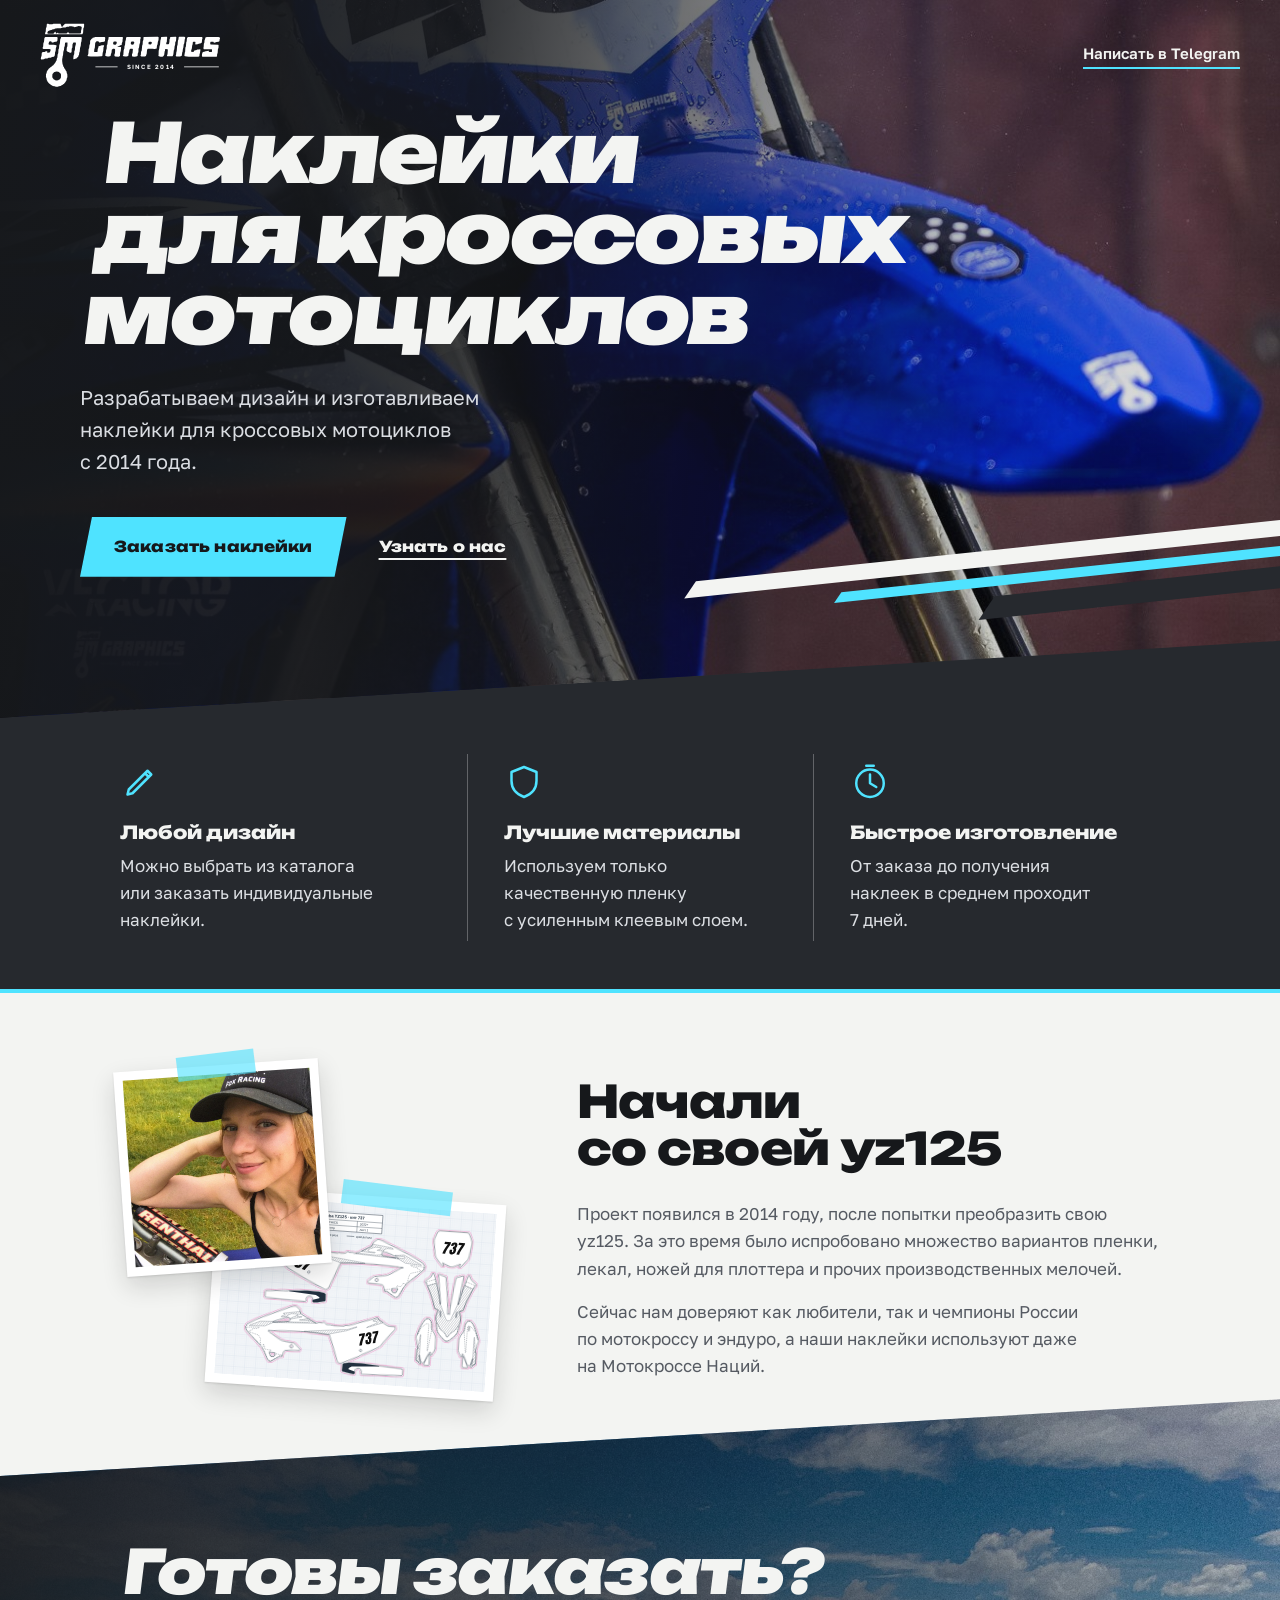
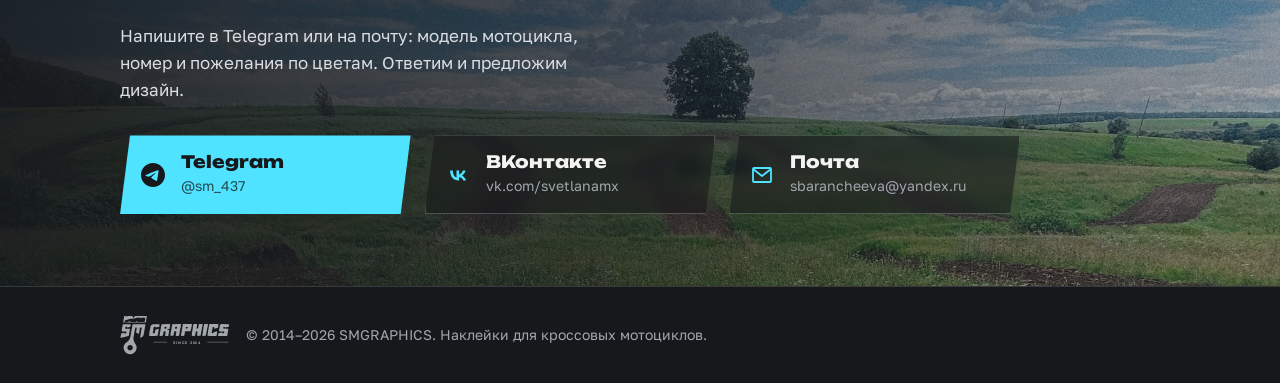
<file: index.html>
<!DOCTYPE html>
<html lang="ru">
<head>
    <meta charset="UTF-8">
    <meta name="viewport" content="width=device-width, initial-scale=1.0, viewport-fit=cover">
    <meta name="google-site-verification" content="A4327wPJ7ZmmYLKpmU4n7rLONOr8wx9N6LQzoZRU234" />
    <title>SMGRAPHICS — наклейки для кроссовых мотоциклов</title>
    <meta name="description" content="Дизайн и изготовление наклеек для кроссовых мотоциклов с 2014 года. Каталог и индивидуальные графические киты.">
    <link rel="preconnect" href="https://fonts.googleapis.com">
    <link rel="preconnect" href="https://fonts.gstatic.com" crossorigin>
    <link href="https://fonts.googleapis.com/css2?family=Unbounded:wght@500;800;900&family=Golos+Text:wght@400;500;600&display=swap" rel="stylesheet">
    <link rel="stylesheet" href="css/style.css">
</head>
<body>

    <!-- Логотип SMGRAPHICS (вектор), используется в шапке и подвале -->
    <svg width="0" height="0" style="position:absolute" aria-hidden="true">
        <symbol id="sm-logo" viewBox="20 40 720 262">
            <path fill="currentColor" fill-rule="evenodd" d="M277.8 100.2 L276.0 99.8 L239.0 100.0 L235.0 101.8 L229.2 103.0 L227.8 105.0 L226.0 105.5 L224.8 107.5 L222.2 109.5 L221.8 111.5 L220.0 112.8 L219.0 115.8 L218.8 125.8 L216.0 132.8 L215.0 143.8 L213.5 146.2 L212.8 149.2 L211.8 167.0 L209.0 172.8 L209.5 175.2 L212.0 176.0 L221.8 176.8 L248.0 176.8 L263.8 175.8 L267.5 174.5 L268.8 163.5 L271.2 154.5 L272.2 139.8 L274.5 135.2 L274.2 132.5 L271.0 132.0 L265.2 132.2 L257.2 135.2 L252.8 136.0 L252.0 137.5 L251.5 142.0 L249.2 146.8 L248.2 157.8 L246.8 159.0 L244.5 159.5 L236.0 159.0 L235.0 157.8 L235.5 149.2 L237.8 141.5 L239.2 123.2 L240.5 121.8 L241.5 119.0 L243.2 117.5 L245.8 116.8 L250.8 116.5 L254.5 119.0 L255.2 121.2 L257.5 121.8 L265.5 119.0 L275.0 118.0 L277.0 116.5 L278.0 114.5 L278.5 106.5 L279.5 103.2Z M184.8 100.2 L181.5 99.8 L104.5 100.0 L103.5 100.8 L102.5 104.8 L100.2 109.5 L99.0 124.8 L96.2 132.8 L95.5 144.0 L93.2 149.5 L92.5 163.5 L90.0 169.2 L89.0 180.5 L86.8 186.0 L85.5 193.8 L83.2 195.2 L82.8 198.8 L79.8 202.2 L79.5 204.0 L76.8 206.0 L75.5 208.8 L73.5 209.5 L73.0 211.5 L70.2 212.5 L68.8 215.0 L67.0 215.2 L65.2 218.0 L61.5 219.5 L59.8 221.8 L57.8 222.5 L55.5 225.2 L53.8 226.0 L53.0 228.2 L50.0 231.2 L49.0 234.5 L47.2 236.2 L46.0 243.2 L44.0 246.2 L43.5 257.5 L46.2 265.5 L47.0 270.8 L48.8 272.8 L50.2 277.2 L52.5 278.8 L53.2 281.0 L55.5 282.8 L56.0 284.2 L58.0 285.2 L59.8 287.5 L62.0 288.2 L63.8 290.5 L68.2 291.8 L70.5 293.8 L77.8 294.8 L80.5 296.2 L83.0 296.8 L90.5 296.8 L95.2 294.8 L102.0 293.8 L103.8 292.0 L109.0 290.5 L110.8 288.2 L115.5 284.8 L122.0 277.2 L122.5 275.0 L125.5 270.8 L126.0 265.5 L128.2 260.5 L128.8 256.8 L128.2 246.0 L126.5 243.5 L125.0 235.8 L122.5 233.8 L121.2 229.8 L119.2 228.0 L118.5 225.2 L116.2 224.0 L114.8 219.0 L112.5 217.0 L111.8 212.2 L109.5 206.8 L108.0 195.0 L108.2 186.5 L109.2 183.2 L110.0 176.0 L111.5 172.0 L112.5 159.2 L115.5 148.8 L116.2 140.0 L118.5 134.8 L119.2 125.5 L120.0 122.8 L122.0 121.8 L128.2 121.8 L129.2 122.8 L128.8 135.2 L128.2 137.8 L127.0 139.5 L126.0 146.0 L125.8 154.0 L126.2 155.2 L128.0 156.2 L129.2 158.2 L133.5 159.0 L136.2 161.2 L140.2 162.5 L143.5 162.0 L145.5 158.0 L146.0 145.8 L148.5 141.0 L149.0 129.2 L152.0 122.5 L153.2 121.8 L161.0 121.8 L162.2 122.8 L162.5 127.5 L159.2 139.2 L158.5 151.2 L156.2 156.5 L156.0 165.0 L155.5 168.0 L153.2 173.8 L152.2 185.8 L152.5 187.5 L153.5 188.2 L158.0 187.2 L159.2 185.5 L164.8 184.5 L166.5 182.2 L168.0 181.8 L169.2 179.2 L171.8 177.5 L172.8 173.2 L174.8 171.0 L175.8 162.0 L177.8 156.8 L179.0 143.2 L181.8 134.5 L182.8 122.2 L184.8 116.2 L185.5 106.8 L186.5 103.8ZM77.5 238.2 L86.0 236.8 L92.0 237.5 L95.2 238.5 L96.5 240.2 L98.5 241.0 L99.8 242.2 L100.8 244.5 L102.8 245.8 L103.5 252.8 L102.8 261.8 L102.0 263.2 L99.8 265.0 L98.2 267.8 L96.2 268.2 L92.0 271.5 L86.5 272.0 L80.2 271.2 L77.8 269.0 L73.8 267.5 L72.8 265.2 L69.5 261.2 L68.8 257.0 L69.2 248.2 L70.2 245.8 L72.0 244.5 L72.8 242.0 L73.8 241.0 L75.2 240.8 L75.8 239.5Z M88.8 100.2 L87.2 99.8 L41.0 99.8 L37.5 103.2 L36.0 117.5 L33.2 125.8 L32.5 137.5 L30.5 142.2 L30.8 145.0 L33.5 146.8 L37.5 147.5 L57.8 147.5 L61.8 149.0 L62.5 149.8 L62.5 151.5 L60.5 155.8 L60.2 158.0 L58.0 161.5 L50.0 162.2 L48.5 160.8 L48.8 156.5 L48.0 155.8 L43.2 156.0 L38.5 158.8 L30.5 159.2 L29.0 161.5 L27.5 162.0 L27.0 162.8 L26.2 173.8 L24.2 179.5 L23.2 185.0 L23.8 188.2 L25.8 188.8 L35.8 187.5 L40.0 185.0 L48.2 184.8 L51.2 184.0 L54.2 182.0 L61.8 181.5 L64.5 180.8 L67.2 179.0 L75.0 178.0 L77.8 175.0 L79.0 170.8 L80.0 159.2 L81.0 157.8 L82.5 151.8 L83.0 143.0 L85.2 138.2 L85.5 132.5 L84.8 131.8 L74.5 130.0 L57.2 130.0 L54.2 128.5 L53.5 127.0 L55.0 123.5 L56.0 118.8 L60.5 116.5 L65.0 117.5 L67.0 121.0 L68.8 121.8 L72.2 121.8 L76.2 119.8 L80.2 118.8 L85.2 118.5 L89.0 114.2 L90.0 103.0Z M362.8 100.8 L361.5 103.2 L360.8 111.2 L358.8 116.2 L357.5 131.0 L355.5 135.2 L354.8 145.5 L352.2 152.2 L350.8 170.8 L349.0 172.8 L349.2 174.5 L352.5 175.8 L358.0 176.5 L363.5 176.5 L370.5 175.0 L372.2 163.0 L373.5 161.0 L375.2 150.0 L378.8 146.0 L384.0 145.8 L387.2 146.2 L389.2 150.0 L388.2 153.0 L387.8 161.2 L385.2 169.5 L385.2 175.2 L386.8 176.5 L394.5 177.5 L402.0 177.0 L407.0 175.0 L407.8 172.2 L408.0 166.2 L410.0 161.5 L410.8 157.8 L411.0 146.0 L413.2 141.5 L414.8 129.2 L417.5 121.5 L418.0 109.8 L418.5 107.2 L420.2 104.0 L419.8 100.8 L416.8 99.5 L365.5 99.8ZM385.2 117.0 L389.8 117.2 L393.0 118.5 L394.2 120.0 L393.8 124.5 L392.2 126.2 L391.2 128.8 L389.5 130.2 L382.8 129.5 L380.5 127.8 L381.2 119.8 L382.5 118.2Z M347.5 100.0 L342.5 99.5 L293.0 100.0 L292.5 100.5 L291.2 110.8 L289.8 112.8 L289.0 115.5 L287.5 128.0 L285.2 132.8 L284.8 145.0 L282.2 153.0 L281.8 161.5 L280.0 166.5 L279.0 174.0 L280.0 175.2 L288.5 176.8 L293.8 176.8 L300.2 175.0 L301.8 166.8 L304.0 161.5 L305.0 149.8 L309.8 146.0 L314.5 146.0 L316.8 147.0 L318.2 149.2 L317.8 163.0 L315.5 169.2 L315.5 175.2 L318.8 177.0 L331.8 177.5 L334.0 177.2 L337.2 175.2 L337.8 174.0 L338.0 162.8 L340.8 154.5 L342.0 140.0 L340.2 139.0 L329.0 138.5 L327.8 137.5 L327.8 136.8 L328.8 136.0 L334.2 134.8 L339.0 132.2 L344.2 131.2 L345.0 123.2 L347.5 118.2 L348.2 106.2 L349.8 104.0ZM312.5 118.0 L315.5 117.0 L320.2 117.0 L323.5 118.2 L324.5 119.2 L324.5 124.5 L322.2 128.8 L320.0 130.2 L316.2 130.8 L310.8 128.5 L310.2 127.5 L311.2 119.2Z M677.8 100.2 L676.2 103.2 L675.2 108.5 L673.2 112.2 L672.5 122.0 L670.5 126.0 L669.8 138.8 L668.5 143.0 L669.8 147.2 L670.5 148.2 L701.2 148.0 L703.0 149.5 L702.8 157.0 L701.5 158.8 L698.2 159.2 L692.8 159.0 L690.8 158.5 L689.2 154.5 L687.5 154.0 L685.2 155.0 L677.2 155.8 L672.2 158.2 L666.8 159.0 L665.8 160.2 L663.5 166.2 L662.8 173.5 L663.5 177.0 L665.2 177.8 L721.0 177.5 L722.0 177.0 L722.8 174.8 L723.5 166.5 L724.8 164.8 L725.5 161.5 L726.2 149.0 L728.8 141.5 L729.0 132.2 L727.5 130.0 L697.5 129.2 L695.8 127.2 L696.2 120.2 L697.8 118.2 L705.8 118.0 L707.8 118.5 L709.0 119.8 L709.5 121.5 L711.2 122.0 L715.5 121.5 L720.5 119.2 L728.8 118.2 L730.8 117.5 L732.0 116.5 L732.8 114.8 L733.5 107.2 L734.8 105.0 L734.8 103.5 L732.2 100.8 L728.0 99.8 L684.2 99.2Z M607.2 99.2 L604.0 103.2 L603.0 107.0 L602.2 117.8 L600.8 119.5 L599.0 138.0 L597.5 140.0 L596.8 146.0 L596.2 158.2 L595.2 159.8 L593.2 172.5 L593.8 175.2 L595.8 176.2 L610.5 177.8 L646.8 177.8 L651.8 176.8 L653.0 174.0 L653.5 167.0 L655.0 164.5 L657.0 150.5 L655.8 148.2 L654.5 147.8 L652.2 148.8 L645.0 149.2 L639.2 151.8 L634.2 152.2 L633.2 153.0 L630.8 157.5 L628.2 159.0 L620.8 158.5 L620.0 157.2 L620.2 153.0 L623.0 144.5 L624.2 133.0 L626.0 128.0 L627.0 119.2 L629.8 118.2 L635.8 118.5 L637.2 120.2 L636.2 127.0 L636.8 128.5 L637.8 129.0 L645.2 128.5 L650.2 126.0 L659.0 124.8 L662.5 121.0 L663.5 109.2 L665.2 104.8 L664.8 102.0 L663.0 99.8 L661.0 99.2Z M490.2 99.5 L487.0 99.0 L432.5 99.2 L431.5 99.8 L430.8 103.0 L430.5 110.0 L428.2 116.2 L427.5 127.8 L426.8 131.0 L425.5 133.0 L424.0 151.2 L423.2 154.8 L422.0 156.5 L421.0 159.8 L420.5 169.8 L419.0 172.8 L419.0 174.2 L420.8 176.0 L422.8 177.0 L426.8 177.2 L430.2 176.5 L436.5 176.8 L440.5 175.0 L443.8 165.0 L445.0 150.0 L448.2 146.2 L466.5 146.2 L474.0 147.2 L480.5 146.2 L483.2 144.8 L484.5 133.2 L486.8 128.2 L487.8 119.5 L490.5 111.0 L491.0 101.5ZM452.0 119.0 L456.0 118.0 L459.5 118.0 L463.0 119.0 L463.8 120.0 L463.5 124.5 L462.0 127.5 L460.8 128.8 L458.8 129.2 L451.5 128.8 L450.8 127.8 L451.2 120.0Z M595.2 99.5 L592.0 98.5 L573.8 98.5 L570.8 99.8 L569.5 109.0 L567.5 114.8 L566.2 130.5 L564.2 136.0 L562.8 154.8 L561.2 159.8 L560.0 171.2 L558.8 173.0 L558.8 174.2 L561.5 177.0 L575.5 176.5 L581.5 175.0 L582.8 173.8 L584.8 160.0 L586.0 158.0 L587.5 146.0 L589.2 141.5 L590.5 129.2 L592.8 124.2 L595.0 107.2 L596.5 104.8 L596.2 100.5Z M501.5 99.2 L500.8 100.2 L499.5 108.0 L498.0 112.2 L496.5 130.2 L494.5 136.0 L493.5 145.2 L491.2 154.0 L490.8 170.0 L490.0 173.0 L490.8 175.2 L492.2 176.2 L498.8 177.5 L506.2 177.5 L509.5 176.2 L513.0 170.8 L514.8 156.8 L516.2 154.2 L516.5 149.5 L518.2 147.5 L519.8 147.2 L526.2 148.5 L527.5 150.0 L526.5 165.0 L525.5 169.8 L524.2 172.2 L524.5 175.0 L525.2 175.8 L527.5 176.2 L545.0 176.2 L546.2 175.8 L547.5 174.2 L549.5 168.0 L551.2 153.5 L553.2 148.5 L554.5 135.8 L556.5 130.5 L557.2 119.5 L559.0 117.5 L560.2 113.8 L561.2 100.0 L559.2 98.8 L537.5 99.2 L536.8 100.8 L536.5 104.5 L534.2 109.8 L533.8 118.5 L532.2 126.2 L529.8 128.8 L522.2 128.5 L521.0 127.5 L521.5 122.5 L523.5 118.0 L524.2 106.8 L525.0 104.5 L524.5 99.8 L523.2 98.8 L520.0 98.5Z M40.0 87.2 L40.5 88.2 L42.5 88.8 L53.5 88.2 L78.0 88.8 L187.8 88.5 L188.8 87.8 L191.2 81.8 L192.0 66.2 L194.0 62.2 L195.0 58.0 L195.2 49.0 L194.2 47.2 L189.0 46.8 L120.8 46.8 L116.0 49.5 L115.2 51.5 L112.8 53.2 L112.2 55.2 L110.0 57.0 L109.2 58.8 L106.5 59.0 L105.5 58.2 L104.5 54.0 L103.0 51.8 L102.5 48.5 L101.2 47.0 L73.5 46.5 L68.8 49.0 L56.8 48.8 L55.0 47.5 L52.2 46.8 L48.8 46.8 L47.5 47.5 L47.0 49.2 L46.2 58.5 L43.5 66.2 L42.8 77.8 L40.8 82.2ZM185.5 59.8 L185.5 64.0 L184.2 71.0 L183.2 73.2 L182.5 82.2 L181.8 84.8 L179.0 86.0 L136.5 86.0 L131.2 79.5 L129.8 80.2 L129.0 82.5 L125.2 86.0 L95.8 86.0 L93.5 85.5 L91.8 83.0 L90.0 83.0 L87.0 85.0 L84.2 85.8 L83.0 84.8 L82.5 80.2 L81.5 79.0 L79.2 79.5 L76.2 82.5 L74.8 85.5 L71.8 86.2 L53.0 86.2 L50.2 85.8 L49.5 84.8 L49.8 79.8 L53.0 75.8 L55.5 75.2 L60.2 72.5 L68.2 70.8 L70.2 69.0 L76.0 68.5 L80.2 65.8 L84.2 65.8 L87.0 65.0 L102.0 64.8 L111.0 62.2 L120.8 61.5 L127.0 58.8 L134.0 58.5 L137.0 57.2 L145.2 56.8 L149.5 58.2 L155.0 58.8 L157.0 61.2 L160.5 60.2 L163.0 58.8 L168.0 58.2 L169.8 57.0 L173.5 56.2 L180.5 57.2 L184.5 58.8Z"/>
            <path d="M240 218 H328 M592 218 H730" stroke="currentColor" stroke-width="3"/>
            <text x="460" y="227" fill="currentColor" font-family="Golos Text, Arial, sans-serif" font-weight="600" font-size="24" letter-spacing="5" text-anchor="middle">SINCE 2014</text>
        </symbol>
    </svg>

    <!-- Навигация -->
    <nav class="nav">
        <a href="#top" class="logo" aria-label="SMGRAPHICS, на главную">
            <svg class="logo-svg" role="img" aria-hidden="true"><use href="#sm-logo"/></svg>
        </a>
        <a href="https://t.me/sm_437" target="_blank" rel="noopener" class="nav-link"><span class="long">Написать в </span>Telegram</a>
    </nav>

    <!-- 1. Первый экран -->
    <header class="hero" id="top">
        <div class="hero-inner">
            <h1 class="hero-title">Наклейки для&nbsp;кроссовых мотоциклов</h1>
            <p class="hero-sub">Разрабатываем дизайн и&nbsp;изготавливаем наклейки для&nbsp;кроссовых мотоциклов с&nbsp;2014&nbsp;года.</p>
            <div class="hero-actions">
                <a href="https://t.me/sm_437" target="_blank" rel="noopener" class="btn btn-primary">Заказать наклейки</a>
                <a href="#about" class="btn btn-ghost">Узнать о&nbsp;нас</a>
            </div>
        </div>
        <div class="stripes" aria-hidden="true">
            <span></span><span></span><span></span>
        </div>
    </header>

    <!-- 2. Что мы предлагаем -->
    <section class="offer">
        <div class="container">
            <h2 class="visually-hidden">Что&nbsp;мы предлагаем</h2>
            <ul class="offer-list">
                <li>
                    <svg viewBox="0 0 32 32" aria-hidden="true"><path d="M6 26l4-1 15-15-3-3L7 22l-1 4zM20 9l3 3" /></svg>
                    <h3>Любой дизайн</h3>
                    <p>Можно выбрать из&nbsp;каталога или&nbsp;заказать индивидуальные наклейки.</p>
                </li>
                <li>
                    <svg viewBox="0 0 32 32" aria-hidden="true"><path d="M16 4l10 4v7c0 7-4.5 11-10 13-5.5-2-10-6-10-13V8l10-4z" /></svg>
                    <h3>Лучшие материалы</h3>
                    <p>Используем только качественную пленку с&nbsp;усиленным клеевым слоем.</p>
                </li>
                <li>
                    <svg viewBox="0 0 32 32" aria-hidden="true"><circle cx="16" cy="17" r="11" /><path d="M16 10v7l5 3M13 3h6" /></svg>
                    <h3>Быстрое изготовление</h3>
                    <p>От&nbsp;заказа до&nbsp;получения наклеек в&nbsp;среднем проходит 7&nbsp;дней.</p>
                </li>
            </ul>
        </div>
    </section>

    <!-- 3. О себе -->
    <section class="about" id="about">
        <div class="container about-grid">
            <div class="about-cards">
                <figure class="about-photo about-photo-back">
                    <img src="images/lekala-yz125.svg" alt="Лекала кита наклеек для Yamaha YZ125 с номером 737" width="2496" height="1650" loading="lazy">
                </figure>
                <figure class="about-photo about-photo-front">
                    <img src="images/SM.jpg" alt="Основательница SMGRAPHICS у мотоцикла" width="640" height="640" loading="lazy">
                </figure>
            </div>
            <div class="about-text">
                <h2>Начали со&nbsp;своей yz125</h2>
                <p>Проект появился в&nbsp;2014&nbsp;году, после попытки преобразить свою yz125. За&nbsp;это время было испробовано множество вариантов пленки, лекал, ножей для&nbsp;плоттера и&nbsp;прочих производственных мелочей.</p>
                <p>Сейчас нам доверяют как&nbsp;любители, так&nbsp;и&nbsp;чемпионы России по&nbsp;мотокроссу и&nbsp;эндуро, а&nbsp;наши наклейки используют даже на&nbsp;Мотокроссе Наций.</p>
            </div>
        </div>
    </section>

    <!-- 4. Заказ и контакты -->
    <section class="cta" id="contact">
        <div class="container cta-inner">
            <h2>Готовы заказать?</h2>
            <p>Напишите в&nbsp;Telegram или&nbsp;на&nbsp;почту: модель мотоцикла, номер и&nbsp;пожелания по&nbsp;цветам. Ответим и&nbsp;предложим дизайн.</p>
            <div class="contact-list">
                <a href="https://t.me/sm_437" target="_blank" rel="noopener" class="contact-row contact-row-main">
                    <svg viewBox="0 0 24 24" aria-hidden="true" class="fill"><path d="M12 0C5.373 0 0 5.373 0 12s5.373 12 12 12 12-5.373 12-12S18.627 0 12 0zm5.562 8.161c-.18 1.897-.962 6.502-1.359 8.627-.168.9-.5 1.201-.82 1.23-.697.064-1.226-.46-1.901-.903-1.056-.692-1.653-1.123-2.678-1.799-1.185-.781-.417-1.21.258-1.91.177-.184 3.247-2.977 3.307-3.230.007-.032.014-.15-.056-.212s-.174-.041-.249-.024c-.106.024-1.793 1.139-5.062 3.345-.479.329-.913.489-1.302.481-.428-.009-1.252-.242-1.865-.441-.752-.244-1.349-.374-1.297-.789.027-.216.324-.437.893-.663 3.498-1.524 5.831-2.529 6.998-3.015 3.333-1.386 4.025-1.627 4.476-1.635.099-.002.321.023.465.178.121.13.148.305.163.428.015.123.034.404.019.623z"/></svg>
                    <span class="contact-name">Telegram</span>
                    <span class="contact-value">@sm_437</span>
                </a>
                <a href="https://vk.com/svetlanamx" target="_blank" rel="noopener" class="contact-row">
                    <svg viewBox="0 0 24 24" aria-hidden="true" class="fill"><path d="M12.8 17.5c-5.5 0-8.6-3.8-8.7-10h2.7c.1 4.6 2.1 6.5 3.7 6.9V7.5h2.6v3.9c1.6-.2 3.2-2 3.8-3.9h2.6c-.4 2.4-2.2 4.2-3.5 4.9 1.3.6 3.300 2.2 4.1 5.1h-2.8c-.6-1.9-2.1-3.4-4.2-3.6v3.6h-.3z"/></svg>
                    <span class="contact-name">ВКонтакте</span>
                    <span class="contact-value">vk.com/svetlanamx</span>
                </a>
                <a href="mailto:sbarancheeva@yandex.ru" class="contact-row">
                    <svg viewBox="0 0 24 24" aria-hidden="true"><rect x="3" y="5" width="18" height="14" rx="1" /><path d="M3 6l9 7 9-7" /></svg>
                    <span class="contact-name">Почта</span>
                    <span class="contact-value">sbarancheeva@yandex.ru</span>
                </a>
            </div>
        </div>
    </section>

    <!-- 5. Подвал -->
    <footer class="footer">
        <div class="container footer-inner">
            <svg class="logo-svg logo-svg-small" role="img" aria-label="SMGRAPHICS"><use href="#sm-logo"/></svg>
            <p>© 2014–2026 SMGRAPHICS. Наклейки для&nbsp;кроссовых мотоциклов.</p>
        </div>
    </footer>

    <!-- Нижняя панель для телефонов -->
    <div class="mobile-bar" id="mobile-bar">
        <a href="https://t.me/sm_437" target="_blank" rel="noopener" class="btn btn-primary" tabindex="-1">Заказать наклейки в&nbsp;Telegram</a>
    </div>

    <script>
        // Панель видна, когда первый экран уже прокручен, и прячется у блока контактов
        (function () {
            var bar = document.getElementById('mobile-bar');
            var hero = document.querySelector('.hero');
            var contact = document.getElementById('contact');
            if (!bar || !hero || !('IntersectionObserver' in window)) return;
            var heroVisible = true, contactVisible = false;
            function update() {
                var show = !heroVisible && !contactVisible;
                bar.classList.toggle('is-visible', show);
                bar.querySelector('a').tabIndex = show ? 0 : -1;
            }
            new IntersectionObserver(function (e) { heroVisible = e[0].isIntersecting; update(); }).observe(hero);
            new IntersectionObserver(function (e) { contactVisible = e[0].isIntersecting; update(); }).observe(contact);
        })();
    </script>

</body>
</html>
</file>
<file: css/style.css>
/* SMGRAPHICS — стиль в духе гоночного графического кита:
   графит, белая «пластиковая» основа, ледяной голубой акцент,
   диагональные полосы и наклонная типографика. */

:root {
    --ink: #16181B;          /* графит */
    --ink-2: #1F2226;        /* чуть светлее для слоёв */
    --race: #26292E;         /* светлый графит для полосы преимуществ */
    --plate: #F3F4F2;        /* светлый нейтральный */
    --hivis: #4FE3FF;        /* ледяной голубой акцент */
    --steel: #A2A7AE;        /* серый для второстепенного текста */
    --text: #1B1D21;         /* текст на светлом фоне */
    --muted: #555A62;
    --line-dark: rgba(255, 255, 255, 0.14);

    --font-display: 'Unbounded', 'Arial Black', Impact, sans-serif;
    --font-body: 'Golos Text', 'Segoe UI', Roboto, Arial, sans-serif;

    --slant: 6vw;            /* высота диагонального среза между блоками */
    --gutter: clamp(16px, 4vw, 40px);
    color-scheme: dark;
}

* { margin: 0; padding: 0; box-sizing: border-box; }

html { scroll-behavior: smooth; }

body {
    font-family: var(--font-body);
    font-size: 17px;
    line-height: 1.6;
    color: var(--plate);
    background: var(--ink);
    -webkit-font-smoothing: antialiased;
    overflow-x: hidden;
}

img { max-width: 100%; display: block; }
a { color: inherit; text-decoration: none; }
ul { list-style: none; }

h1, h2, h3 {
    font-family: var(--font-display);
    line-height: 1.05;
    text-wrap: balance;
    overflow-wrap: break-word;
}

.container {
    max-width: 1120px;
    margin: 0 auto;
    padding-inline: var(--gutter);
}

.visually-hidden {
    position: absolute; width: 1px; height: 1px;
    overflow: hidden; clip: rect(0 0 0 0); white-space: nowrap;
}

:focus-visible { outline: 3px solid var(--hivis); outline-offset: 3px; }

/* ===== Логотип ===== */
.logo { display: inline-flex; align-items: center; color: #FFFFFF; }
.logo:hover { color: var(--hivis); }
.logo-svg { display: block; height: 66px; width: auto; aspect-ratio: 720 / 262; }
.logo-svg-small { height: 40px; color: var(--steel); }

/* ===== Навигация ===== */
.nav {
    position: absolute;
    top: env(safe-area-inset-top, 0px);
    left: 0; right: 0;
    z-index: 5;
    display: flex;
    justify-content: space-between;
    align-items: center;
    gap: 16px;
    padding: 22px var(--gutter);
}

.nav-link {
    font-weight: 600;
    font-size: 15px;
    padding-bottom: 2px;
    border-bottom: 2px solid var(--hivis);
}
.nav-link:hover { color: var(--hivis); }

/* ===== Кнопки ===== */
.btn {
    display: inline-block;
    font-family: var(--font-display);
    font-weight: 800;
    font-size: 15px;
    letter-spacing: 0.01em;
    padding: 18px 34px;
    transition: background-color 0.15s, color 0.15s;
}

.btn-primary {
    background: var(--hivis);
    color: var(--ink);
    clip-path: polygon(12px 0, 100% 0, calc(100% - 12px) 100%, 0 100%);
}
.btn-primary:hover { background: #FFFFFF; }
.btn-primary:focus-visible { outline: none; background: #FFFFFF; text-decoration: underline; }

.btn-ghost {
    padding-inline: 8px;
    text-decoration: underline;
    text-decoration-thickness: 2px;
    text-underline-offset: 6px;
}
.btn-ghost:hover { color: var(--hivis); }

/* ===== 1. Первый экран ===== */
.hero {
    position: relative;
    z-index: 2;
    min-height: min(640px, 76vh);
    display: flex;
    align-items: center;
    padding: 112px var(--gutter) calc(var(--slant) + 64px);
    background:
        linear-gradient(100deg, var(--ink) 0%, rgba(22, 24, 27, 0.88) 34%, rgba(22, 24, 27, 0.35) 64%, rgba(22, 24, 27, 0.05) 100%),
        url('../images/hero-bg.jpg') 70% 30% / cover no-repeat;
    clip-path: polygon(0 0, 100% 0, 100% calc(100% - var(--slant)), 0 100%);
    overflow: hidden;
}

.hero-inner {
    position: relative;
    z-index: 2;
    width: 100%;
    max-width: 1120px;
    margin: 0 auto;
}

.hero-title {
    font-weight: 900;
    font-size: clamp(2.3rem, 6.4vw, 5.4rem);
    line-height: 0.98;
    letter-spacing: -0.02em;
    max-width: 13ch;
    overflow-wrap: normal;     /* на широких экранах слова не рвём */
    transform: skewX(-7deg);
    transform-origin: left bottom;
}

.hero-sub {
    margin-top: 28px;
    max-width: 34ch;
    font-size: clamp(17px, 1.6vw, 20px);
    color: #DADDE2;
}

.hero-actions {
    margin-top: 40px;
    display: flex;
    flex-wrap: wrap;
    align-items: center;
    gap: 16px 24px;
}

/* Диагональные полосы, как на графике пластика */
.stripes {
    position: absolute;
    right: -6%;
    bottom: calc(var(--slant) + 26px);
    width: 52%;
    display: flex;
    flex-direction: column;
    gap: 10px;
    transform: rotate(-6deg);
    z-index: 1;
    pointer-events: none;
}
.stripes span {
    display: block;
    height: 16px;
    transform: skewX(-40deg);
    transform-origin: right;
    animation: stripe-in 0.9s cubic-bezier(.2, .8, .2, 1) both;
}
.stripes span:nth-child(1) { background: var(--plate); width: 100%; }
.stripes span:nth-child(2) { background: var(--hivis); width: 78%; margin-left: auto; height: 10px; animation-delay: 0.12s; }
.stripes span:nth-child(3) { background: var(--race); width: 56%; margin-left: auto; height: 22px; animation-delay: 0.24s; }

@keyframes stripe-in {
    from { transform: skewX(-40deg) scaleX(0); }
    to   { transform: skewX(-40deg) scaleX(1); }
}

/* ===== 2. Что мы предлагаем ===== */
.offer {
    position: relative;
    z-index: 1;
    background: var(--race);
    border-bottom: 4px solid var(--hivis);
    margin-top: calc(var(--slant) * -1);
    padding-block: calc(var(--slant) + 36px) 48px;
}

.offer-list {
    display: grid;
    grid-template-columns: repeat(3, minmax(0, 1fr));
}

.offer-list li {
    padding: 8px 36px;
    border-left: 1px solid rgba(255, 255, 255, 0.28);
}
.offer-list li:first-child { border-left: 0; padding-left: 0; }

.offer-list svg {
    width: 40px; height: 40px;
    fill: none;
    stroke: var(--hivis);
    stroke-width: 2;
    stroke-linecap: round;
    stroke-linejoin: round;
    margin-bottom: 14px;
}

.offer-list h3 {
    font-size: 18px;
    font-weight: 800;
    margin-bottom: 10px;
}

.offer-list p { color: #DCDFE3; max-width: 30ch; }

/* ===== 3. О себе ===== */
.about {
    background: var(--plate);
    color: var(--text);
    padding-block: 72px 84px;
}

.about-grid {
    display: grid;
    grid-template-columns: 380px minmax(0, 1fr);
    gap: clamp(40px, 6vw, 80px);
    align-items: center;
}

/* Две распечатанные карточки, приклеенные скотчем: фото и чертёж лекал */
.about-cards {
    position: relative;
    width: 100%;
    max-width: 380px;
    aspect-ratio: 1 / 0.86;
    justify-self: center;
}

.about-photo {
    position: absolute;
    width: 63%;
    background: #FFFFFF;
    padding: 9px;
    box-shadow: 0 1px 2px rgba(22, 24, 27, 0.12), 0 10px 24px rgba(22, 24, 27, 0.16);
}
.about-photo img { width: 100%; height: auto; }

.about-photo-front { left: 0; top: 0; transform: rotate(-4deg); z-index: 2; width: 54%; }
.about-photo-back  { right: 0; bottom: 0; transform: rotate(4deg); z-index: 1; width: 76%; }

/* Полоска скотча сверху каждой карточки */
.about-photo::before {
    content: '';
    position: absolute;
    top: -12px;
    left: 50%;
    width: 38%;
    height: 24px;
    background: color-mix(in srgb, var(--hivis) 62%, transparent);
    transform: translateX(-50%) rotate(-3deg);
}
.about-photo-back::before { left: 62%; transform: translateX(-50%) rotate(3deg); }

.about-text { min-width: 0; }

.about-text h2 {
    font-weight: 800;
    font-size: clamp(1.8rem, 3.6vw, 2.8rem);
    letter-spacing: -0.015em;
    margin-bottom: 28px;
    color: var(--ink);
}

.about-text p { max-width: 58ch; color: var(--muted); }
.about-text p + p { margin-top: 16px; }

.about-text .about-note {
    margin-top: 28px;
    font-family: var(--font-display);
    font-weight: 800;
    font-size: clamp(1.1rem, 1.8vw, 1.35rem);
    line-height: 1.3;
    color: var(--race);
}

/* ===== 4. Призыв к действию ===== */
.cta {
    position: relative;
    background:
        linear-gradient(90deg, rgba(22, 24, 27, 0.92) 0%, rgba(22, 24, 27, 0.7) 45%, rgba(22, 24, 27, 0.25) 100%),
        url('../images/dream_track.jpg') center 72% / cover no-repeat;
    clip-path: polygon(0 var(--slant), 100% 0, 100% 100%, 0 100%);
    margin-top: calc(var(--slant) * -1);
    padding-block: calc(var(--slant) + 64px) 72px;
}

.cta-inner h2 {
    font-weight: 900;
    font-size: clamp(2rem, 5vw, 3.8rem);
    letter-spacing: -0.02em;
    transform: skewX(-7deg);
    transform-origin: left bottom;
}

.cta-inner p {
    margin: 18px 0 32px;
    max-width: 46ch;
    color: #DADDE2;
}

/* Контакты — три кнопки в блоке заказа; Telegram главный */
.contact-list {
    display: grid;
    grid-template-columns: repeat(3, minmax(0, 1fr));
    gap: 14px;
    max-width: 900px;
}

.contact-row {
    display: grid;
    grid-template-columns: 26px minmax(0, 1fr);
    align-items: center;
    gap: 2px 14px;
    padding: 16px 20px;
    background: rgba(22, 24, 27, 0.55);
    border: 1px solid rgba(255, 255, 255, 0.22);
    -webkit-backdrop-filter: blur(6px);
    backdrop-filter: blur(6px);
    clip-path: polygon(10px 0, 100% 0, calc(100% - 10px) 100%, 0 100%);
    transition: background-color 0.15s, border-color 0.15s;
}

.contact-row svg {
    grid-row: span 2;
    width: 24px; height: 24px;
    fill: none;
    stroke: var(--hivis);
    stroke-width: 1.8;
    stroke-linejoin: round;
}
.contact-row svg.fill { fill: var(--hivis); stroke: none; }

.contact-name {
    font-family: var(--font-display);
    font-weight: 800;
    font-size: 17px;
    line-height: 1.2;
}

.contact-value {
    color: var(--steel);
    font-size: 14px;
    overflow-wrap: anywhere;
}

.contact-row:hover { background: rgba(22, 24, 27, 0.8); border-color: var(--hivis); }
.contact-row:hover .contact-value { color: var(--plate); }

.contact-row-main { background: var(--hivis); border-color: var(--hivis); color: var(--ink); }
.contact-row-main svg.fill { fill: var(--ink); }
.contact-row-main .contact-value { color: var(--ink); opacity: 0.75; }
.contact-row-main:hover { background: #FFFFFF; border-color: #FFFFFF; }
.contact-row-main:hover .contact-value { color: var(--ink); }

/* ===== 5. Подвал ===== */
.footer {
    border-top: 1px solid var(--line-dark);
    padding-block: 28px calc(28px + env(safe-area-inset-bottom, 0px));
    font-size: 14px;
    color: var(--steel);
}

.footer-inner { display: flex; align-items: center; gap: 16px; flex-wrap: wrap; }

/* ===== Телефоны и планшеты ===== */
@media (max-width: 860px) {
    .offer-list { grid-template-columns: minmax(0, 1fr); gap: 0; }
    .offer-list li,
    .offer-list li:first-child {
        border-left: 0;
        padding: 20px 0;
        border-top: 1px solid rgba(255, 255, 255, 0.28);
    }
    .offer-list li:first-child { border-top: 0; padding-top: 0; }

    .about-grid { grid-template-columns: minmax(0, 1fr); }
    .about-cards { max-width: 360px; }
    .contact-list { grid-template-columns: minmax(0, 1fr); max-width: 420px; }
}

/* Нижняя панель «Написать» — только на телефонах */
.mobile-bar { display: none; }

@media (max-width: 600px) {
    :root { --slant: 9vw; }
    body { font-size: 16px; }

    /* Навигация */
    .nav { padding-block: 16px; }
    .logo-svg { height: 48px; }
    .nav-link { font-size: 14px; }
    .nav-link .long { display: none; }

    /* Первый экран */
    .hero {
        min-height: 0;
        padding-top: 96px;
        padding-bottom: calc(var(--slant) + 56px);
        background:
            linear-gradient(180deg, rgba(22, 24, 27, 0.5) 0%, rgba(22, 24, 27, 0.88) 55%, var(--ink) 100%),
            url('../images/hero-bg.jpg') 62% 30% / cover no-repeat;
    }
    /* Unbounded очень широкий: самое длинное слово «мотоциклов» должно влезать в экран */
    .hero-title { font-size: clamp(1.45rem, 7.4vw, 2.4rem); letter-spacing: -0.01em; overflow-wrap: break-word; }
    .cta-inner h2 { font-size: clamp(1.45rem, 7.4vw, 2.4rem); }
    .about-text h2 { font-size: clamp(1.4rem, 6.6vw, 2rem); }
    .offer-list h3 { font-size: 16px; }
    .hero-sub { margin-top: 20px; }
    .hero-actions { margin-top: 30px; flex-direction: column; align-items: stretch; gap: 14px; }
    .hero-actions .btn { text-align: center; }
    .hero-actions .btn-ghost { align-self: center; padding: 6px 8px; }
    .stripes { width: 78%; right: -18%; bottom: calc(var(--slant) + 14px); gap: 7px; }
    .stripes span:nth-child(1) { height: 11px; }
    .stripes span:nth-child(2) { height: 7px; }
    .stripes span:nth-child(3) { height: 15px; }

    .btn { padding: 17px 28px; }

    /* Предложение: иконка слева от заголовка, компактнее */
    .offer { padding-block: calc(var(--slant) + 28px) 36px; }
    .offer-list li,
    .offer-list li:first-child {
        display: grid;
        grid-template-columns: 34px minmax(0, 1fr);
        column-gap: 16px;
        padding: 14px 0;
    }
    .offer-list li:first-child { padding-top: 0; }
    .offer-list li:last-child { padding-bottom: 0; }
    .offer-list svg { width: 28px; height: 28px; margin: 0; grid-row: span 2; }
    .offer-list h3 { font-size: 16px; margin-bottom: 2px; }
    .offer-list p { font-size: 15px; line-height: 1.45; }

    /* О себе */
    .about { padding-block: 48px calc(var(--slant) + 44px); }
    .about-grid { gap: 28px; }
    .about-cards { max-width: 270px; }
    .about-photo { padding: 6px; }
    .about-photo::before { height: 18px; top: -9px; }
    .about-text h2 { margin-bottom: 18px; }
    .about-text .about-note { margin-top: 22px; }

    /* Призыв */
    /* На телефоне: текст сверху на тёмном небе, трасса видна под кнопкой */
    .cta {
        padding-block: calc(var(--slant) + 40px) 150px;
        background:
            linear-gradient(180deg, rgba(22, 24, 27, 0.9) 0%, rgba(22, 24, 27, 0.72) 55%, rgba(22, 24, 27, 0.1) 82%, rgba(22, 24, 27, 0) 100%),
            url('../images/dream_track.jpg') 50% 100% / auto 135% no-repeat;
    }
    .cta-inner p { margin: 16px 0 28px; }

    /* Контакты */
    .contact-list { gap: 10px; }
    .contact-row { padding: 13px 18px; }

    .logo-svg-small { height: 30px; }
    .footer-inner { gap: 10px; font-size: 13px; }
    .footer { padding-top: 20px; padding-bottom: calc(88px + env(safe-area-inset-bottom, 0px)); }

    /* Нижняя панель появляется, когда первый экран прокручен */
    .mobile-bar {
        display: block;
        position: fixed;
        left: 0; right: 0; bottom: 0;
        z-index: 20;
        padding: 10px 16px calc(10px + env(safe-area-inset-bottom, 0px));
        background: rgba(22, 24, 27, 0.92);
        -webkit-backdrop-filter: blur(10px);
        backdrop-filter: blur(10px);
        border-top: 1px solid var(--line-dark);
        transform: translateY(110%);
        transition: transform 0.25s ease;
    }
    .mobile-bar.is-visible { transform: none; }
    .mobile-bar .btn { display: block; text-align: center; padding-block: 15px; }
}

@media (prefers-reduced-motion: reduce) {
    html { scroll-behavior: auto; }
    .stripes span { animation: none; }
    .contact-row, .btn, .mobile-bar { transition: none; }
}
</file>
